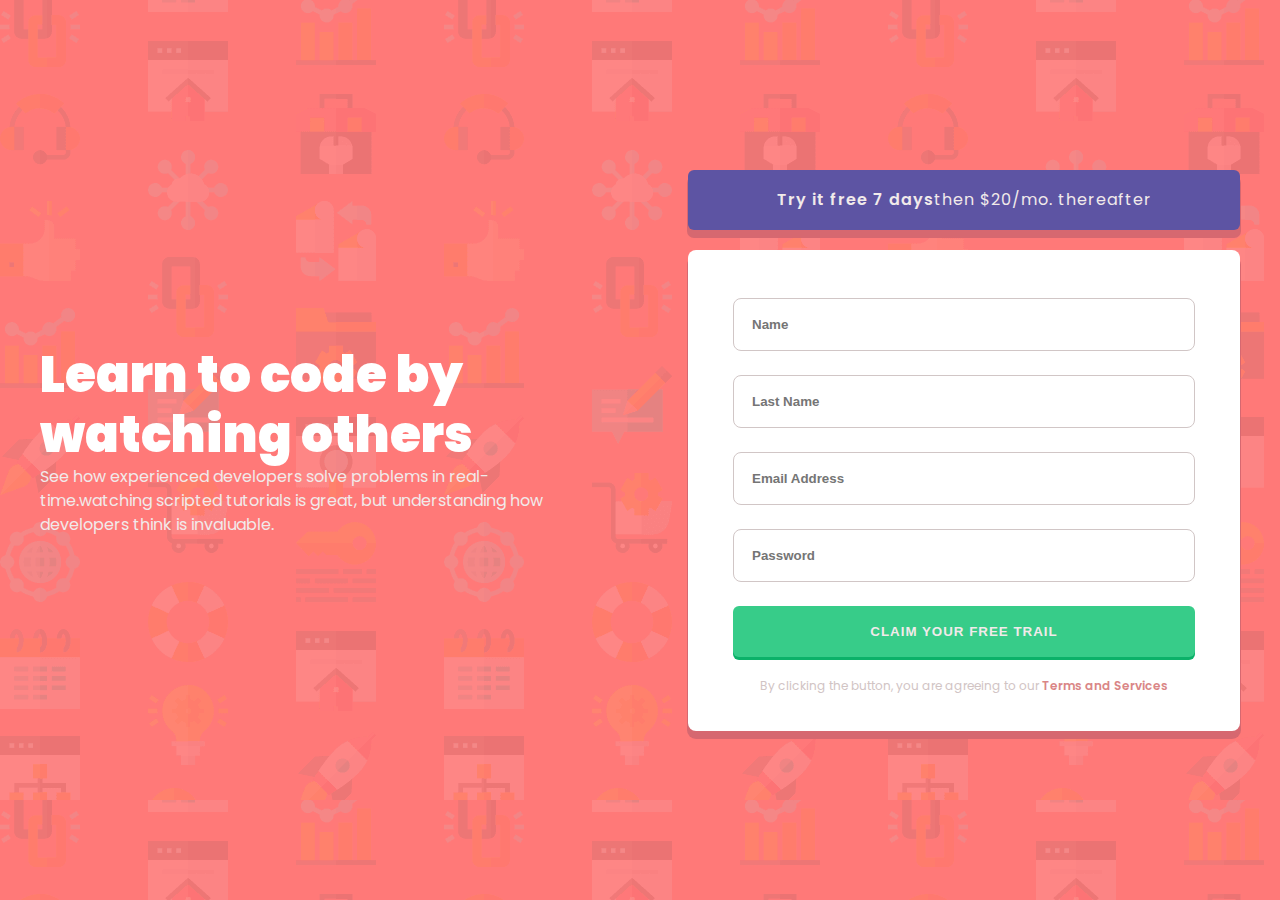
<file: block-BHaaci/index.html>
<!DOCTYPE html>
<html lang="en">
<head>
    <meta charset="UTF-8">
    <meta http-equiv="X-UA-Compatible" content="IE=edge">
    <meta name="viewport" content="width=device-width, initial-scale=1.0">
    <title>Assignment-1</title>
    <link rel="stylesheet" href="style.css">
    <link rel="preconnect" href="https://fonts.googleapis.com">
    <link rel="preconnect" href="https://fonts.gstatic.com" crossorigin>
    <link href="https://fonts.googleapis.com/css2?family=Poppins:wght@300;400;500;600;700;800;900&display=swap" rel="stylesheet">
</head>
<body>
    <main>
        <section class="container flex">
            <div class="col col-1">
                <h1>Learn to code by watching others</h1>
                <p>See how experienced developers solve problems in real-time.watching scripted tutorials is great, but understanding how developers think is invaluable.</p>
            </div>
            <div class="col col-2">
                <h2><span>Try it free 7 days</span>then $20/mo. thereafter</h2>
                <form action="languages" method="post">
                    <fieldset>
                        <input class="control-form" type="text" name="name" placeholder="Name">
                        <input class="control-form" type="text" name="Last-Name" placeholder="Last Name">
                        <input class="control-form" type="email" name="Email-Address" placeholder="Email Address">
                        <input class="control-form" type="password" id="password" name="name" placeholder="Password">
                        <button>claim your free trail</button>
                        <p class="gray">By clicking the button, you are agreeing to our <span>Terms and Services</span></p>
                    </fieldset>
                </form>
            </div>
        </section>
    </main>
</body>
</html>
</file>
<file: block-BHaaci/style.css>
/* http://meyerweb.com/eric/tools/css/reset/ 
   v2.0 | 20110126
   License: none (public domain)
*/

html, body, div, span, applet, object, iframe,
h1, h2, h3, h4, h5, h6, p, blockquote, pre,
a, abbr, acronym, address, big, cite, code,
del, dfn, em, img, ins, kbd, q, s, samp,
small, strike, strong, sub, sup, tt, var,
b, u, i, center,
dl, dt, dd, ol, ul, li,
fieldset, form, label, legend,
table, caption, tbody, tfoot, thead, tr, th, td,
article, aside, canvas, details, embed, 
figure, figcaption, footer, header, hgroup, 
menu, nav, output, ruby, section, summary,
time, mark, audio, video {
	margin: 0;
	padding: 0;
	border: 0;
	font-size: 100%;
	font: inherit;
	vertical-align: baseline;
}
/* HTML5 display-role reset for older browsers */
article, aside, details, figcaption, figure, 
footer, header, hgroup, menu, nav, section {
	display: block;
}
body {
	line-height: 1;
}
ol, ul {
	list-style: none;
}
blockquote, q {
	quotes: none;
}
blockquote:before, blockquote:after,
q:before, q:after {
	content: '';
	content: none;
}
table {
	border-collapse: collapse;
	border-spacing: 0;
}

/* Custom Styles */

body{
    font-size: 16px;
    line-height: 1.5;
    font-family: 'Poppins', sans-serif;
    background: url(assets/bg-intro-desktop.png),rgb(255,121,120 );
}
*,
*::before,
*::after{
    box-sizing: border-box;
}
.container{
    max-width: 1200px;
    margin: 0 auto;
}
.flex{
    display: flex;
    justify-content: space-between;
    align-items: center;
}
.section{
    padding: 90px 60px;
}
.col{
    width: 46%;
    margin-top: 150px;
    
}
h1{
    font-size: 50px;
    font-weight: 900;
    line-height: 1.2;
    color: #fff;
}
.col-1 p{
    color: #f1eaea;
}
form{
    text-align: center;
    background-color: white;
    padding: 36px 45px ;
    border-radius: 8px;
    padding-top: 24px;
    box-shadow: 0px 7px 0px 1px  #d66870;
}
.control-form{
    display: block;
    width: 100%;
    font-weight: 700;
    margin: 24px 0px;
    padding: 18px ;
    border-radius: 8px;
    border:0;
    border: 1px gray solid;
    border-color: rgb(209, 198, 198);
    outline-color: #8883A7;
}
button{
    display: block;
    width: 100%;
    margin: 20px 0px;
    padding: 18px ;
    border-radius: 6px;
    text-transform: uppercase;
    color: #f1eaea;
    font-weight: 900;
    letter-spacing: 1px;
    background-color: #37CC89;
    box-shadow: 0px 3px 0px 0px  #0bb169;
    border: 0;
    border-color: #37CC89;
}
h2{
    width: 100%;
    margin: 20px 0px;
    padding: 18px ;
    border-radius: 6px;
    color: #f1eaea;
    font-weight: 400;
    letter-spacing: 1px;
    background-color: #5D54A3;
    box-shadow: 0px 7px 0px 1px  #d66870;
    border: 0;
    border-color: #37CC89;
    text-align: center;
}

.col-2 p{
    color: #d1c4c4;
    font-size: 12px;
   
}
.col-2 span{
    font-weight: 600;
}

.col-2 .gray span{
color: rgb(218, 134, 134);}
</file>
